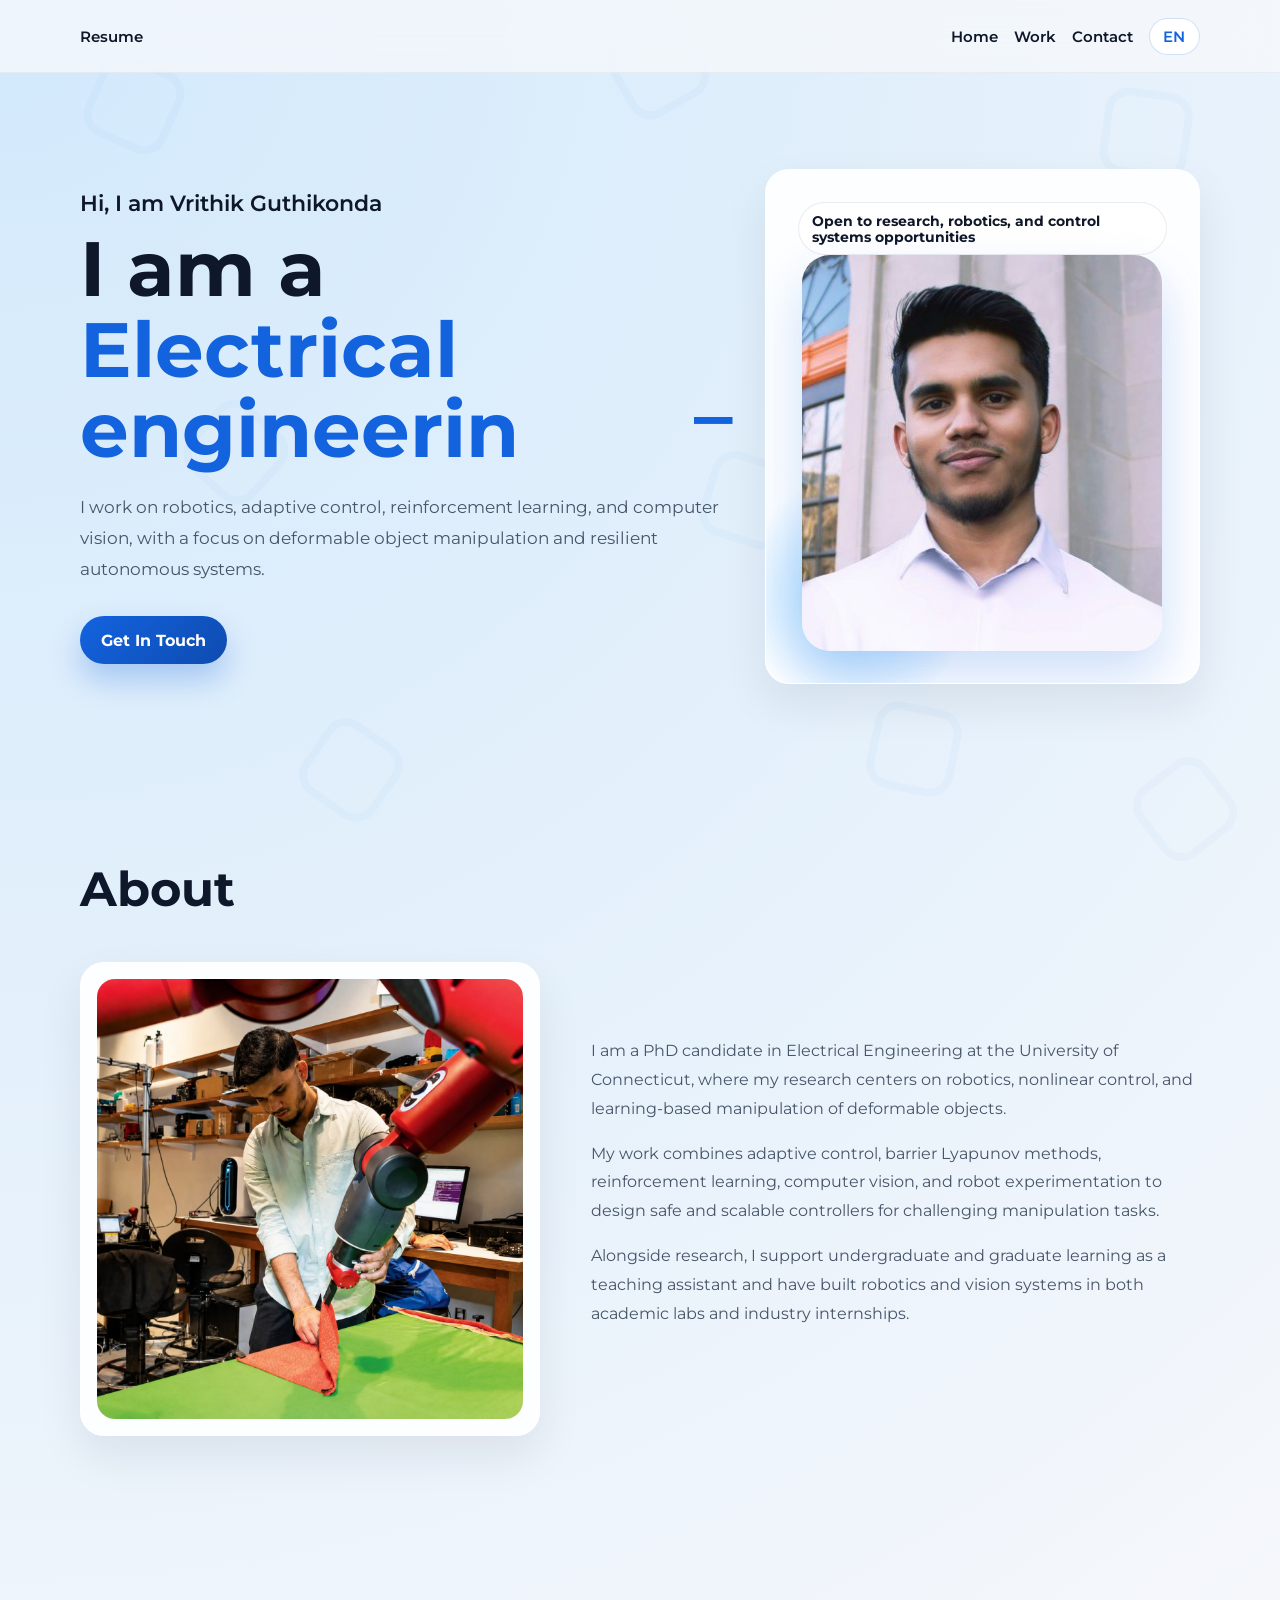
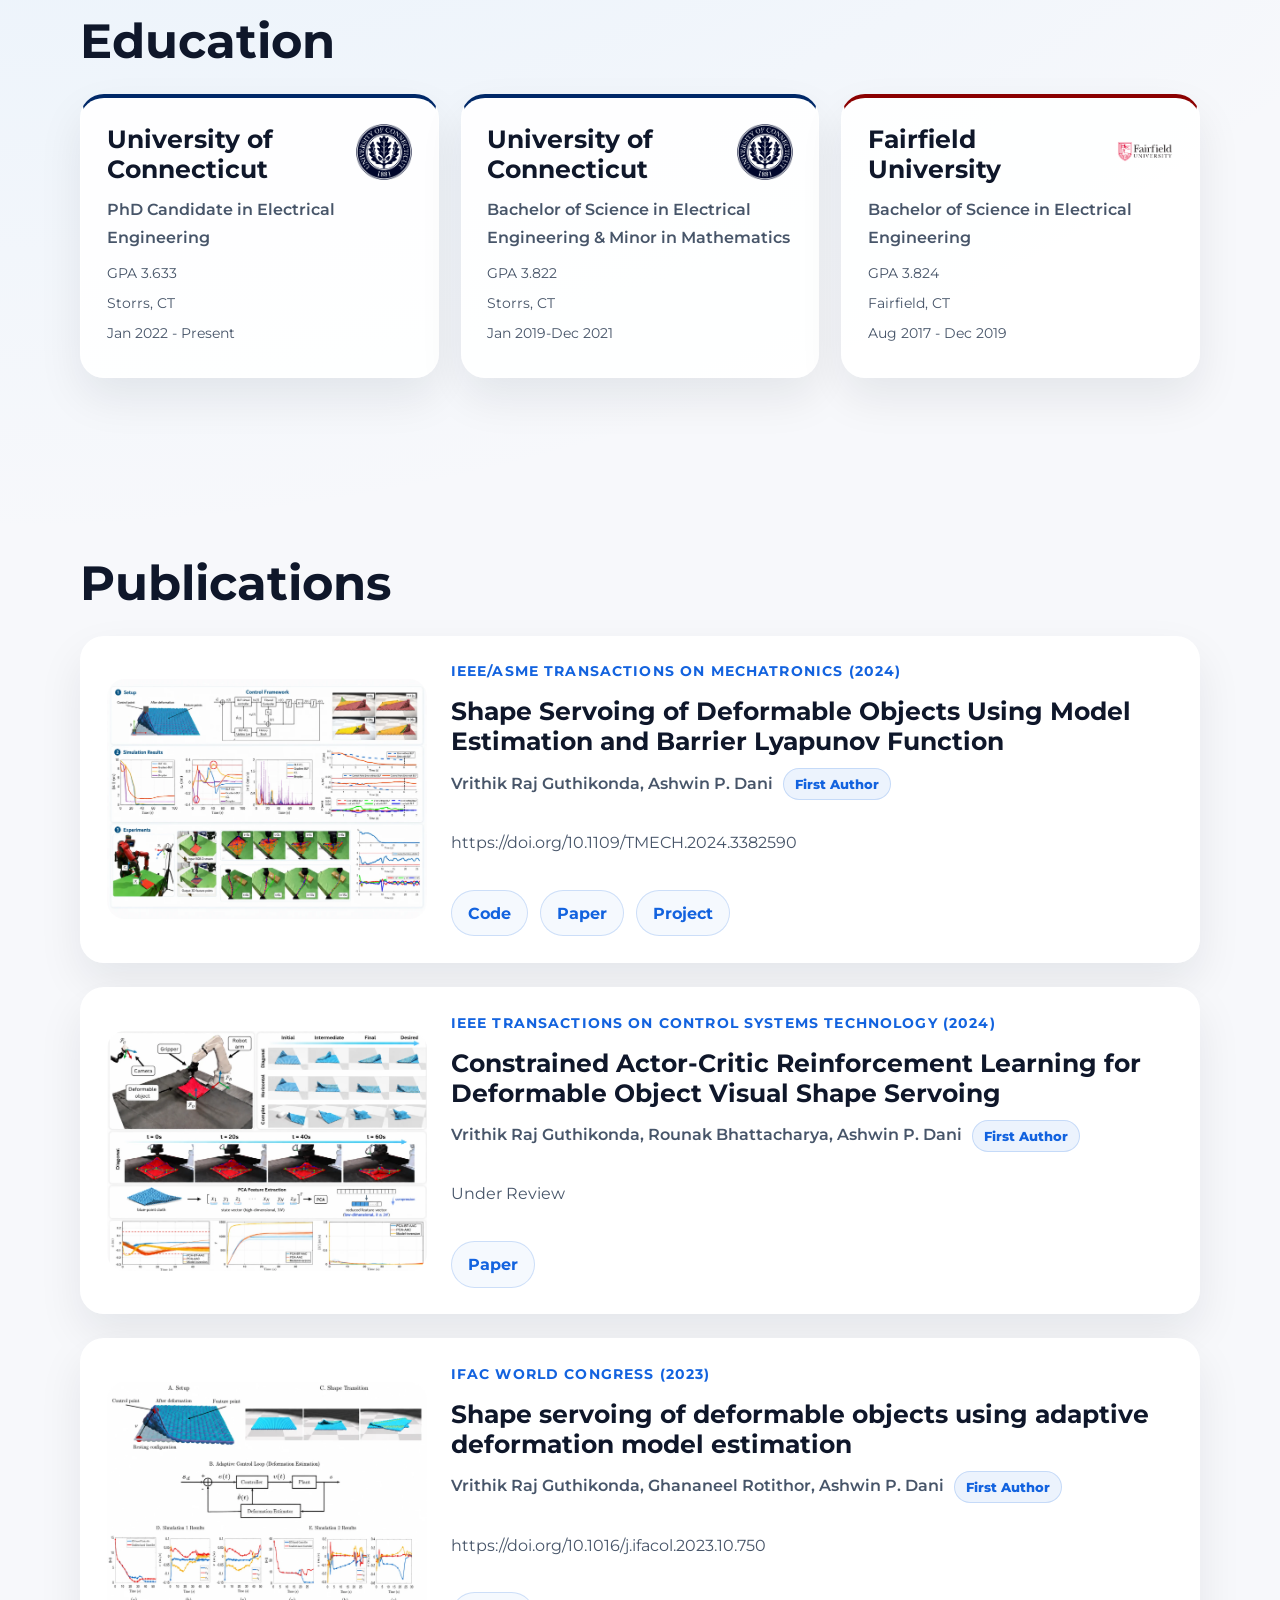
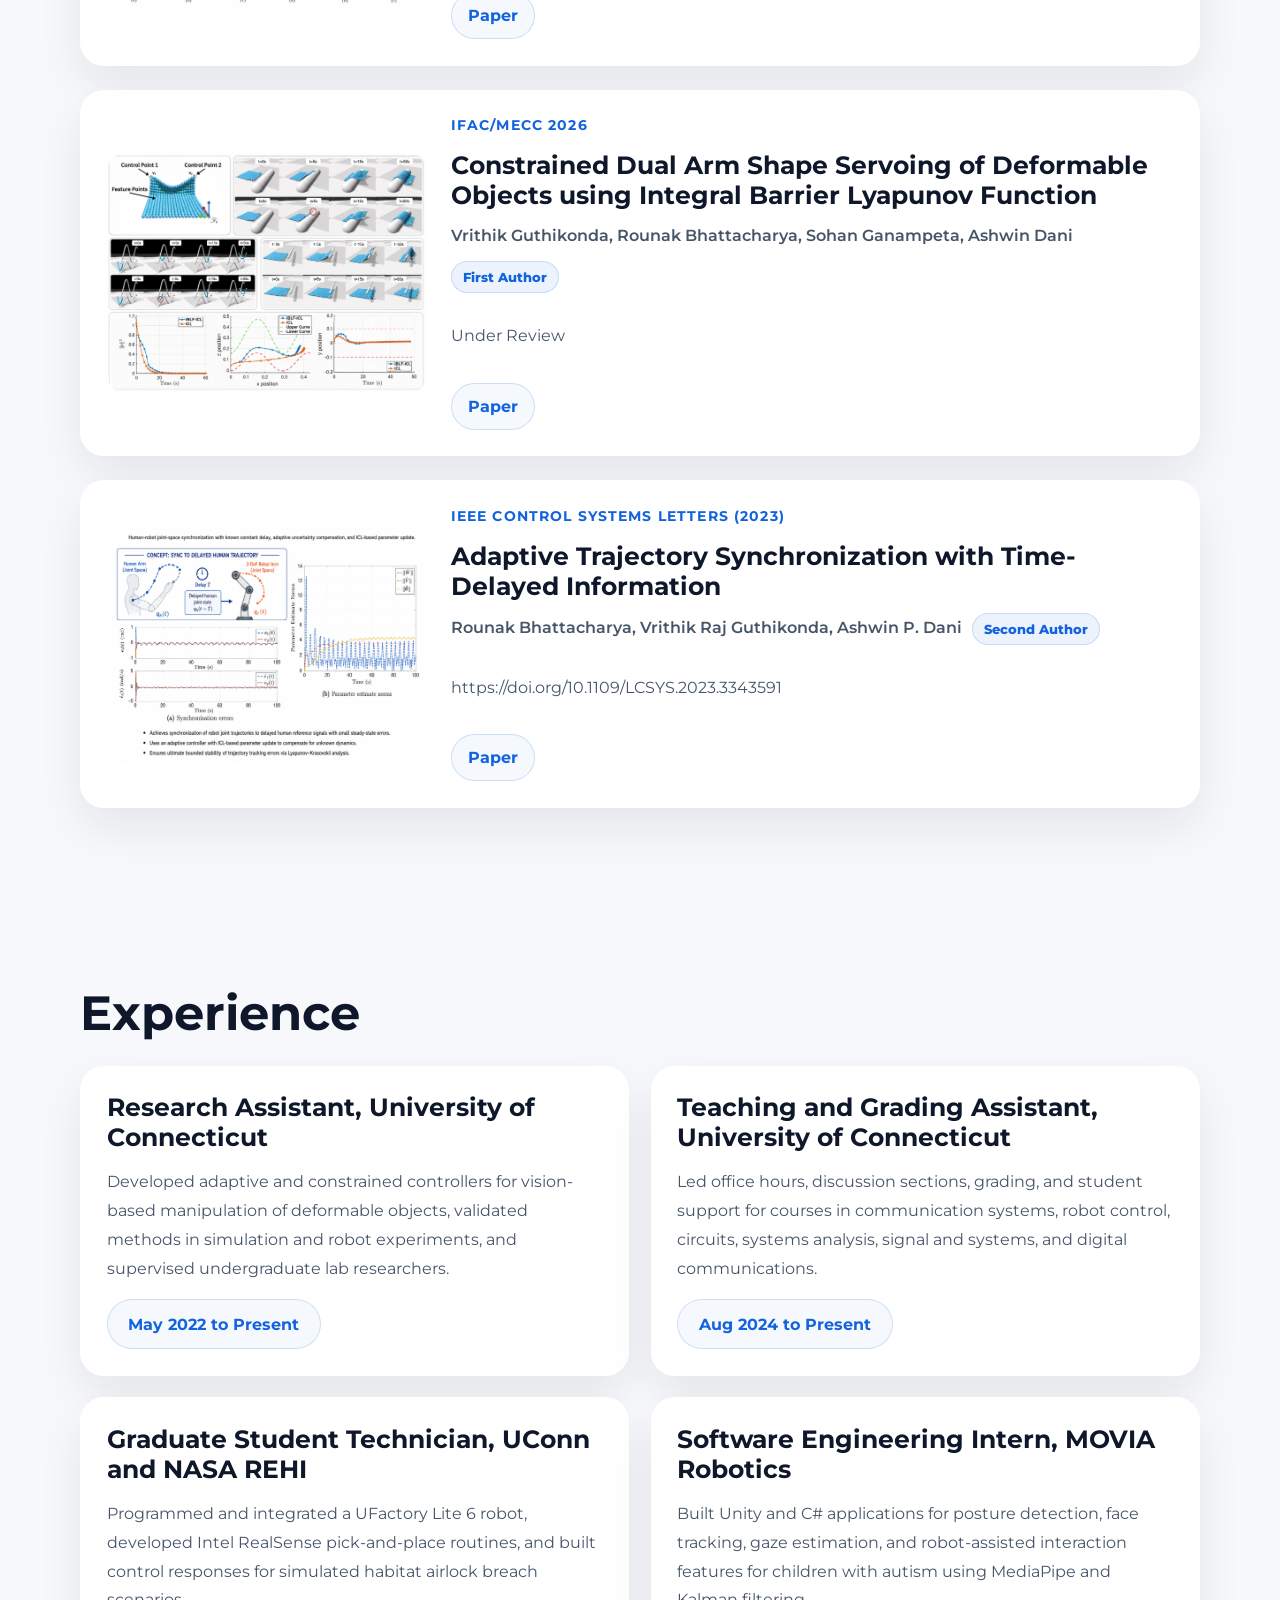
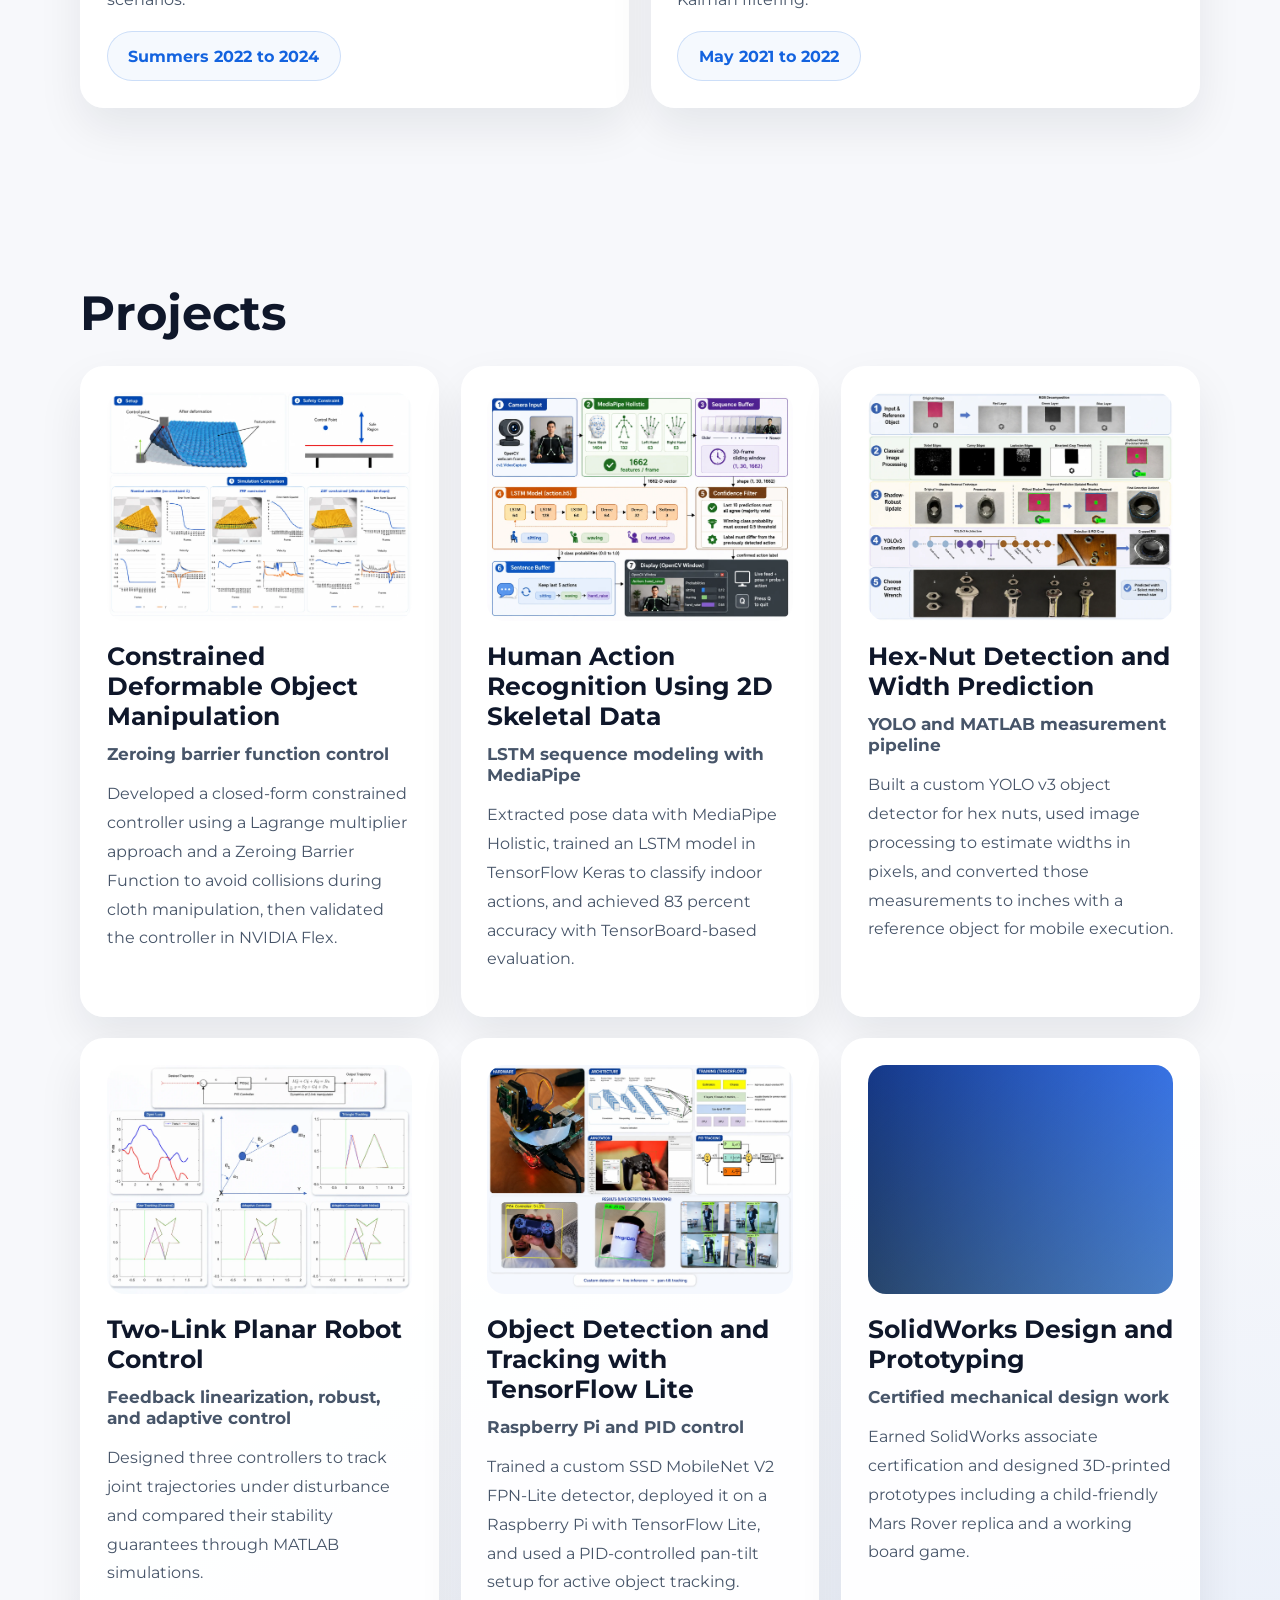
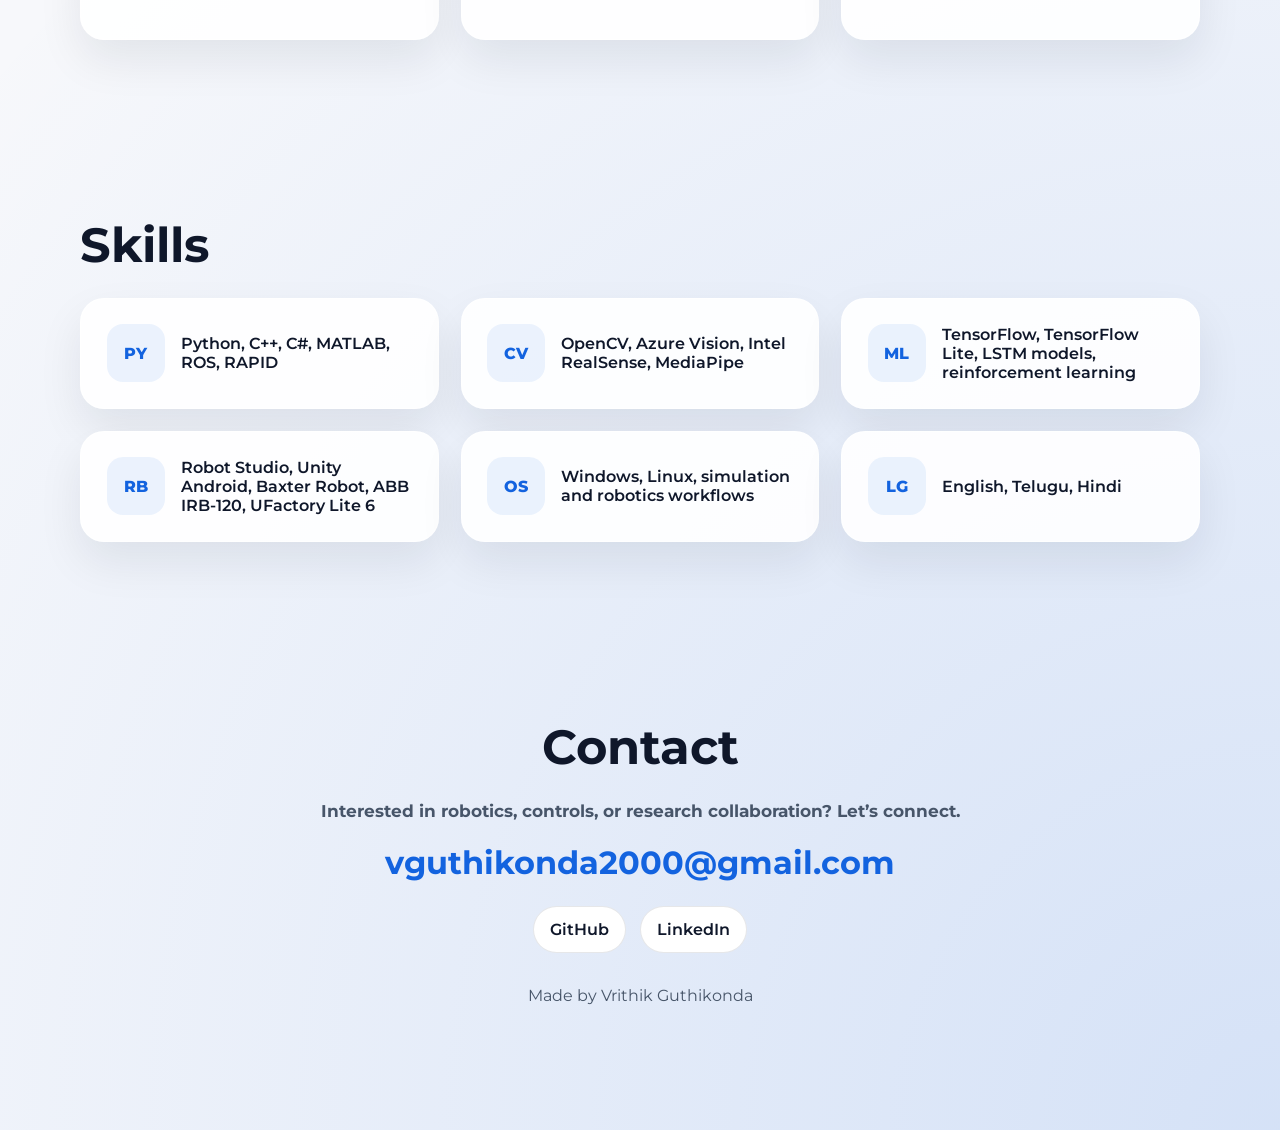
<file: index.html>
<!DOCTYPE html>
<html lang="en">
  <head>
    <meta charset="UTF-8" />
    <meta name="viewport" content="width=device-width, initial-scale=1.0" />
    <title>Portfolio Template</title>
    <meta
      name="description"
      content="A one-page portfolio template inspired by Steven Feng's site."
    />
    <link rel="preconnect" href="https://fonts.googleapis.com" />
    <link rel="preconnect" href="https://fonts.gstatic.com" crossorigin />
    <link
      href="https://fonts.googleapis.com/css2?family=Montserrat:wght@400;500;600;700;800&display=swap"
      rel="stylesheet"
    />
    <link rel="stylesheet" href="./styles.css?v=20260606-2" />
  </head>
  <body>
    <div class="background-wallpaper" aria-hidden="true">
      <div class="wallpaper-row">
        <span class="wallpaper-icon icon-a"></span>
        <span class="wallpaper-icon icon-b"></span>
        <span class="wallpaper-icon icon-c"></span>
      </div>
      <div class="wallpaper-row">
        <span class="wallpaper-icon icon-d"></span>
        <span class="wallpaper-icon icon-e"></span>
        <span class="wallpaper-icon icon-f"></span>
      </div>
      <div class="wallpaper-row">
        <span class="wallpaper-icon icon-g"></span>
        <span class="wallpaper-icon icon-h"></span>
        <span class="wallpaper-icon icon-i"></span>
      </div>
    </div>

    <header class="site-header">
      <div class="container nav-shell">
        <a class="resume-link" id="resume-link" href="#contact">Resume</a>
        <nav class="main-nav" aria-label="Primary">
          <a href="#home">Home</a>
          <a href="#work">Work</a>
          <a href="#contact">Contact</a>
          <button class="lang-pill active" type="button">EN</button>
        </nav>
      </div>
    </header>

    <main>
      <section class="section hero-section" id="home">
        <div class="container hero-grid">
          <div class="hero-copy">
            <p class="eyebrow" id="hero-eyebrow">Hi, I am Your Name</p>
            <h1>
              <span id="hero-title-prefix">I am a</span>
              <span class="type-line">
                <span id="type-target"></span><span class="cursor">_</span>
              </span>
            </h1>
            <p class="lede" id="hero-description">
              I design and build thoughtful digital experiences.
            </p>
            <a class="primary-cta" id="hero-cta" href="#contact">Connect With Me!</a>
          </div>
          <div class="hero-panel">
            <div class="portrait-card">
              <div class="portrait-glow"></div>
              <div class="portrait-badge" id="hero-badge">
                Open to freelance and full-time roles
              </div>
              <div class="portrait-art" id="hero-portrait">
                <span class="portrait-ring"></span>
                <span class="portrait-core" id="hero-initials">YN</span>
              </div>
            </div>
          </div>
        </div>
      </section>

      <section class="section" id="about">
        <div class="container about-grid">
          <div class="section-heading">
            <h2 id="about-heading">About</h2>
            <div class="about-image-frame" id="about-image"></div>
          </div>
          <div class="about-copy" id="about-paragraphs"></div>
        </div>
      </section>

      <section class="section" id="education">
        <div class="container">
          <div class="section-heading">
            <h2 id="education-heading">Education</h2>
          </div>
          <div class="card-grid three-up" id="education-cards"></div>
        </div>
      </section>

      <section class="section" id="publications">
        <div class="container">
          <div class="section-heading">
            <h2 id="publications-heading">Publications</h2>
          </div>
          <div class="list-stack publication-stack" id="publication-cards"></div>
        </div>
      </section>

      <section class="section" id="internships">
        <div class="container">
          <div class="section-heading">
            <h2 id="experience-heading">Experience</h2>
          </div>
          <div class="card-grid two-up" id="experience-cards"></div>
        </div>
      </section>

      <section class="section" id="projects">
        <div class="container">
          <div class="section-heading">
            <h2 id="projects-heading">Projects</h2>
          </div>
          <div class="card-grid three-up" id="project-slides"></div>
        </div>
      </section>

      <section class="section" id="skills">
        <div class="container">
          <div class="section-heading">
            <h2 id="skills-heading">Skills</h2>
          </div>
          <div class="skills-grid" id="skills-grid"></div>
        </div>
      </section>

      <section class="section footer-section" id="contact">
        <div class="container footer-container">
          <h2 id="contact-heading">Contact</h2>
          <h3 id="contact-subheading">Let's build something thoughtful.</h3>
          <a class="email-link" id="contact-email" href="mailto:hello@example.com">
            hello@example.com
          </a>
          <div class="social-icons" id="social-links"></div>
          <p class="footer-note">
            <span id="footer-prefix">Made by</span>
            <a href="#home" id="footer-name">Your Name</a>
          </p>
        </div>
      </section>
    </main>

    <script src="./content/default-content.js?v=20260606-2"></script>
    <script src="./assets/edu-logos.js?v=20260606-2"></script>
    <script src="./script.js?v=20260606-2"></script>
  </body>
</html>
</file>
<file: styles.css>
:root {
  --bg: #f7f8fb;
  --surface: rgba(255, 255, 255, 0.9);
  --surface-strong: #ffffff;
  --text: #0f172a;
  --muted: #475569;
  --line: rgba(15, 23, 42, 0.1);
  --accent: #1363df;
  --accent-2: #7cc6fe;
  --shadow: 0 20px 45px rgba(15, 23, 42, 0.08);
  --radius: 24px;
}

* {
  box-sizing: border-box;
}

html {
  scroll-behavior: smooth;
}

body {
  margin: 0;
  font-family: "Montserrat", sans-serif;
  color: var(--text);
  background:
    radial-gradient(circle at top left, rgba(124, 198, 254, 0.3), transparent 28%),
    radial-gradient(circle at bottom right, rgba(19, 99, 223, 0.15), transparent 22%),
    var(--bg);
}

a {
  color: inherit;
  text-decoration: none;
}

button {
  font: inherit;
}

.container {
  width: min(1120px, calc(100% - 2rem));
  margin: 0 auto;
}

.section {
  position: relative;
  padding: 5.5rem 0;
}

.site-header {
  position: sticky;
  top: 0;
  z-index: 20;
  backdrop-filter: blur(18px);
  background: rgba(247, 248, 251, 0.75);
  border-bottom: 1px solid rgba(15, 23, 42, 0.05);
}

.nav-shell {
  display: flex;
  align-items: center;
  justify-content: space-between;
  gap: 1rem;
  min-height: 72px;
}

.resume-link,
.main-nav a,
.lang-pill {
  font-size: 0.95rem;
  font-weight: 600;
}

.main-nav {
  display: flex;
  align-items: center;
  gap: 1rem;
}

.lang-pill {
  border: 1px solid var(--line);
  padding: 0.5rem 0.85rem;
  border-radius: 999px;
  background: var(--surface-strong);
}

.lang-pill.active {
  color: var(--accent);
  border-color: rgba(19, 99, 223, 0.2);
}

.hero-section {
  padding-top: 6rem;
}

.hero-grid,
.about-grid {
  display: grid;
  grid-template-columns: 1.2fr 0.8fr;
  gap: 2rem;
  align-items: center;
}

.about-grid {
  grid-template-columns: minmax(220px, min(var(--about-image-width, 420px), 64vw)) minmax(0, 1fr);
  gap: clamp(1.5rem, 4vw, 3.25rem);
  align-items: start;
}

.about-grid .section-heading {
  display: grid;
  align-content: start;
  gap: 1.25rem;
}

.eyebrow {
  margin: 0 0 0.75rem;
  font-size: 1.4rem;
  font-weight: 600;
}

.hero-copy h1 {
  margin: 0;
  font-size: clamp(2.8rem, 6vw, 4.8rem);
  line-height: 1.05;
}

.type-line {
  display: inline-flex;
  align-items: center;
  gap: 0.12em;
  min-width: 7.4ch;
  color: var(--accent);
}

.cursor {
  animation: blink 1s step-end infinite;
}

@keyframes blink {
  50% {
    opacity: 0;
  }
}

.lede,
.about-copy p,
.feature-summary,
.info-card p,
.publication-card p,
.project-card p,
.footer-note {
  color: var(--muted);
  line-height: 1.8;
}

.lede {
  max-width: 40rem;
  margin: 1.25rem 0 2rem;
  font-size: 1.08rem;
}

.primary-cta,
.info-card a,
.publication-card a,
.project-card a {
  display: inline-flex;
  align-items: center;
  justify-content: center;
  padding: 0.9rem 1.3rem;
  border-radius: 999px;
  font-weight: 700;
  transition: transform 0.25s ease, box-shadow 0.25s ease;
}

.primary-cta {
  background: linear-gradient(135deg, var(--accent), #0e4bb0);
  color: white;
  box-shadow: 0 16px 30px rgba(19, 99, 223, 0.28);
}

.info-card a,
.publication-card a,
.project-card a {
  border: 1px solid rgba(19, 99, 223, 0.18);
  color: var(--accent);
  background: rgba(19, 99, 223, 0.04);
}

.primary-cta:hover,
.info-card a:hover,
.publication-card a:hover,
.project-card a:hover {
  transform: translateY(-2px);
}

.portrait-card,
.feature-card,
.info-card,
.publication-card,
.project-card,
.skill-item {
  border: 1px solid rgba(255, 255, 255, 0.65);
  background: var(--surface);
  border-radius: var(--radius);
  box-shadow: var(--shadow);
}

.portrait-card {
  position: relative;
  min-height: 420px;
  padding: 2rem;
  overflow: hidden;
}

.portrait-glow {
  position: absolute;
  inset: auto auto -40px -40px;
  width: 260px;
  height: 260px;
  border-radius: 50%;
  background: radial-gradient(circle, rgba(124, 198, 254, 0.75), transparent 65%);
}

.portrait-badge {
  display: inline-block;
  position: relative;
  z-index: 1;
  padding: 0.6rem 0.85rem;
  border-radius: 999px;
  background: rgba(255, 255, 255, 0.75);
  border: 1px solid rgba(15, 23, 42, 0.08);
  font-size: 0.85rem;
  font-weight: 700;
}

.portrait-art {
  display: grid;
  place-items: center;
  height: calc(100% - 48px);
  min-height: 300px;
}

.portrait-ring {
  position: absolute;
  width: 300px;
  height: 300px;
  border-radius: 50%;
  border: 28px solid rgba(19, 99, 223, 0.08);
}

.portrait-core {
  position: relative;
  width: 180px;
  height: 180px;
  border-radius: 50%;
  display: grid;
  place-items: center;
  font-size: 4rem;
  font-weight: 800;
  color: white;
  background: linear-gradient(135deg, var(--accent), var(--accent-2));
  box-shadow: 0 24px 50px rgba(19, 99, 223, 0.28);
}

.portrait-image {
  position: relative;
  width: min(100%, 360px);
  aspect-ratio: 1 / 1.1;
  object-fit: cover;
  border-radius: 28px;
  box-shadow: 0 24px 50px rgba(19, 99, 223, 0.2);
  z-index: 1;
}

.section-heading h2,
.footer-container h2 {
  margin: 0 0 1.5rem;
  font-size: clamp(2rem, 4vw, 3rem);
}

.about-image-frame {
  position: relative;
  width: 100%;
  overflow: hidden;
  padding: 1rem;
  border: 1px solid rgba(255, 255, 255, 0.65);
  border-radius: var(--radius);
  background: var(--surface);
  box-shadow: var(--shadow);
}

.about-image-frame img {
  display: block;
  width: 100%;
  height: auto;
  border-radius: 18px;
  background: transparent;
}

.about-copy {
  align-self: start;
  padding-top: calc(clamp(2rem, 4vw, 3rem) + 1.5rem + var(--about-copy-offset, 0px));
}

.about-copy p {
  max-width: 58rem;
  margin: 0;
}

.about-copy p + p {
  margin-top: 1rem;
}

.feature-topline,
.publication-source {
  display: inline-block;
  margin-bottom: 1rem;
  font-size: 0.9rem;
  font-weight: 700;
  letter-spacing: 0.08em;
  text-transform: uppercase;
  color: var(--accent);
}

.content-media {
  display: block;
  width: 100%;
  height: 300px;
  object-fit: cover;
  border-radius: 18px;
  margin-bottom: 1.25rem;
  background:
    linear-gradient(135deg, rgba(19, 99, 223, 0.18), rgba(124, 198, 254, 0.5)),
    linear-gradient(45deg, #0f172a, #1d4ed8);
}

.project-video {
  display: block;
  width: 100%;
  min-height: 320px;
  aspect-ratio: 1 / 1;
  object-fit: cover;
  border-radius: 18px;
  margin-bottom: 1.25rem;
  background:
    linear-gradient(135deg, rgba(19, 99, 223, 0.18), rgba(124, 198, 254, 0.5)),
    linear-gradient(45deg, #0f172a, #1d4ed8);
}

.publication-card h3,
.info-card h3,
.project-card h3 {
  margin: 0 0 0.75rem;
  font-size: 1.55rem;
}

.edu-card {
  border-top: 4px solid var(--edu-accent, #002868);
}

.edu-title-row {
  display: flex;
  align-items: flex-start;
  justify-content: space-between;
  gap: 0.75rem;
  margin-bottom: 0.75rem;
}

.edu-title-row h3 {
  margin: 0;
  flex: 1;
}

.edu-logo {
  flex-shrink: 0;
  width: 56px;
  height: 56px;
  object-fit: contain;
}

.edu-degree {
  font-weight: 600;
  color: var(--text);
  font-size: 1rem;
  line-height: 1.4;
  margin: 0 0 0.5rem;
}

.edu-meta {
  color: var(--muted);
  font-size: 0.9rem;
  line-height: 1.5;
  margin: 0 0 0.25rem;
}


.publication-meta {
  display: flex;
  align-items: center;
  flex-wrap: wrap;
  gap: 0.65rem;
  margin: 0 0 0.8rem;
}

.publication-authors {
  margin: 0;
  color: var(--muted);
  font-weight: 600;
  line-height: 1.55;
}

.publication-author-note {
  display: inline-flex;
  align-items: center;
  min-height: 2rem;
  padding: 0.35rem 0.7rem;
  border-radius: 999px;
  border: 1px solid rgba(19, 99, 223, 0.18);
  background: rgba(19, 99, 223, 0.08);
  color: var(--accent);
  font-size: 0.82rem;
  font-weight: 800;
}

.card-grid,
.skills-grid {
  display: grid;
  gap: 1.35rem;
}

.three-up {
  grid-template-columns: repeat(3, minmax(0, 1fr));
}

.two-up {
  grid-template-columns: repeat(2, minmax(0, 1fr));
}

.info-card,
.project-card,
.publication-card,
.skill-item {
  padding: 1.6rem;
}

.project-card {
  overflow: hidden;
}

.project-card .content-media,
.project-card .project-video {
  min-height: 220px;
  aspect-ratio: 4 / 3;
  height: auto;
}

.list-stack {
  display: grid;
  gap: 1rem;
}

.publication-stack {
  gap: 1.5rem;
}

.publication-card {
  display: grid;
  grid-template-columns: minmax(220px, 320px) 1fr;
  gap: 1.5rem;
  align-items: stretch;
}

.publication-media {
  display: flex;
  align-items: center;
}

.publication-image {
  display: block;
  width: 100%;
  min-height: 220px;
  aspect-ratio: 4 / 3;
  object-fit: cover;
  border-radius: 18px;
  background:
    linear-gradient(135deg, rgba(19, 99, 223, 0.18), rgba(124, 198, 254, 0.5)),
    linear-gradient(45deg, #0f172a, #1d4ed8);
}

.publication-content {
  display: flex;
  flex-direction: column;
  justify-content: center;
}

.project-links {
  display: flex;
  gap: 0.75rem;
  flex-wrap: wrap;
  margin-top: 1rem;
}

.project-links a {
  display: inline-flex;
  align-items: center;
  justify-content: center;
  padding: 0.8rem 1rem;
  border-radius: 999px;
  border: 1px solid rgba(19, 99, 223, 0.18);
  color: var(--accent);
  background: rgba(19, 99, 223, 0.04);
  font-weight: 700;
}

.project-card h4,
.footer-container h3 {
  margin: 0 0 0.9rem;
  font-size: 1.08rem;
  color: var(--muted);
}

.skills-grid {
  grid-template-columns: repeat(3, minmax(0, 1fr));
}

.skill-item {
  display: flex;
  align-items: center;
  gap: 1rem;
}

.skill-icon {
  flex: 0 0 58px;
  width: 58px;
  height: 58px;
  border-radius: 16px;
  display: grid;
  place-items: center;
  font-weight: 800;
  color: var(--accent);
  background: rgba(19, 99, 223, 0.08);
}

.skill-item p {
  margin: 0;
  font-weight: 600;
}

.footer-section {
  padding-bottom: 6.5rem;
}

.footer-container {
  text-align: center;
}

.email-link {
  display: inline-block;
  margin: 0.5rem 0 1.5rem;
  font-size: clamp(1.25rem, 2.6vw, 2rem);
  font-weight: 700;
  color: var(--accent);
}

.social-icons {
  display: flex;
  justify-content: center;
  gap: 0.85rem;
  flex-wrap: wrap;
}

.social-icons a {
  padding: 0.8rem 1rem;
  border-radius: 999px;
  background: var(--surface-strong);
  border: 1px solid var(--line);
  font-weight: 600;
}

.footer-note {
  margin-top: 1.8rem;
}

.background-wallpaper {
  position: fixed;
  inset: 0;
  z-index: -1;
  overflow: hidden;
  pointer-events: none;
}

.wallpaper-row {
  position: relative;
  display: flex;
  justify-content: space-between;
  height: 33.33%;
}

.wallpaper-icon {
  position: absolute;
  width: 88px;
  height: 88px;
  opacity: 0.1;
  animation: drift 28s linear infinite;
}

.wallpaper-icon::before {
  content: "";
  position: absolute;
  inset: 0;
  border: 8px solid rgba(19, 99, 223, 0.28);
  border-radius: 24px;
}

.icon-a {
  left: 7%;
  top: 20%;
  transform: rotate(24deg);
}

.icon-b {
  left: 48%;
  top: 8%;
  transform: rotate(60deg);
}

.icon-c {
  right: 7%;
  top: 30%;
  transform: rotate(8deg);
}

.icon-d {
  left: 15%;
  top: 36%;
  transform: rotate(42deg);
}

.icon-e {
  left: 55%;
  top: 52%;
  transform: rotate(18deg);
}

.icon-f {
  right: 12%;
  top: 44%;
  transform: rotate(75deg);
}

.icon-g {
  left: 24%;
  top: 42%;
  transform: rotate(35deg);
}

.icon-h {
  left: 68%;
  top: 35%;
  transform: rotate(12deg);
}

.icon-i {
  right: 4%;
  top: 55%;
  transform: rotate(52deg);
}

@keyframes drift {
  from {
    transform: translateY(0) rotate(0deg);
  }

  to {
    transform: translateY(-16px) rotate(360deg);
  }
}

@media (max-width: 960px) {
  .hero-grid,
  .about-grid,
  .three-up,
  .two-up,
  .skills-grid {
    grid-template-columns: 1fr;
  }

  .hero-section {
    padding-top: 4rem;
  }

  .about-image-frame {
    width: min(100%, var(--about-image-width, 420px));
  }

  .about-copy {
    padding-top: 0;
  }

  .publication-card {
    grid-template-columns: 1fr;
  }

  .main-nav {
    gap: 0.75rem;
    flex-wrap: wrap;
    justify-content: flex-end;
  }
}

@media (max-width: 640px) {
  .nav-shell {
    padding: 0.5rem 0;
    min-height: 56px;
    flex-wrap: wrap;
    gap: 0.5rem;
  }

  .resume-link,
  .main-nav a,
  .lang-pill {
    font-size: 0.82rem;
  }

  .main-nav {
    gap: 0.5rem;
  }

  .content-media {
    height: 220px;
  }

  .section {
    padding: 3rem 0;
  }

  .hero-copy h1 {
    font-size: clamp(2rem, 8vw, 2.8rem);
  }

  .portrait-card {
    min-height: 320px;
  }

  .portrait-art {
    min-height: 220px;
  }

  .portrait-ring {
    width: 220px;
    height: 220px;
  }

  .portrait-core {
    width: 130px;
    height: 130px;
    font-size: 3rem;
  }

  .publication-card {
    grid-template-columns: 1fr;
  }

  .skills-grid {
    grid-template-columns: repeat(2, minmax(0, 1fr));
  }

  .section-heading h2,
  .footer-container h2 {
    font-size: clamp(1.6rem, 6vw, 2rem);
  }
}
</file>
